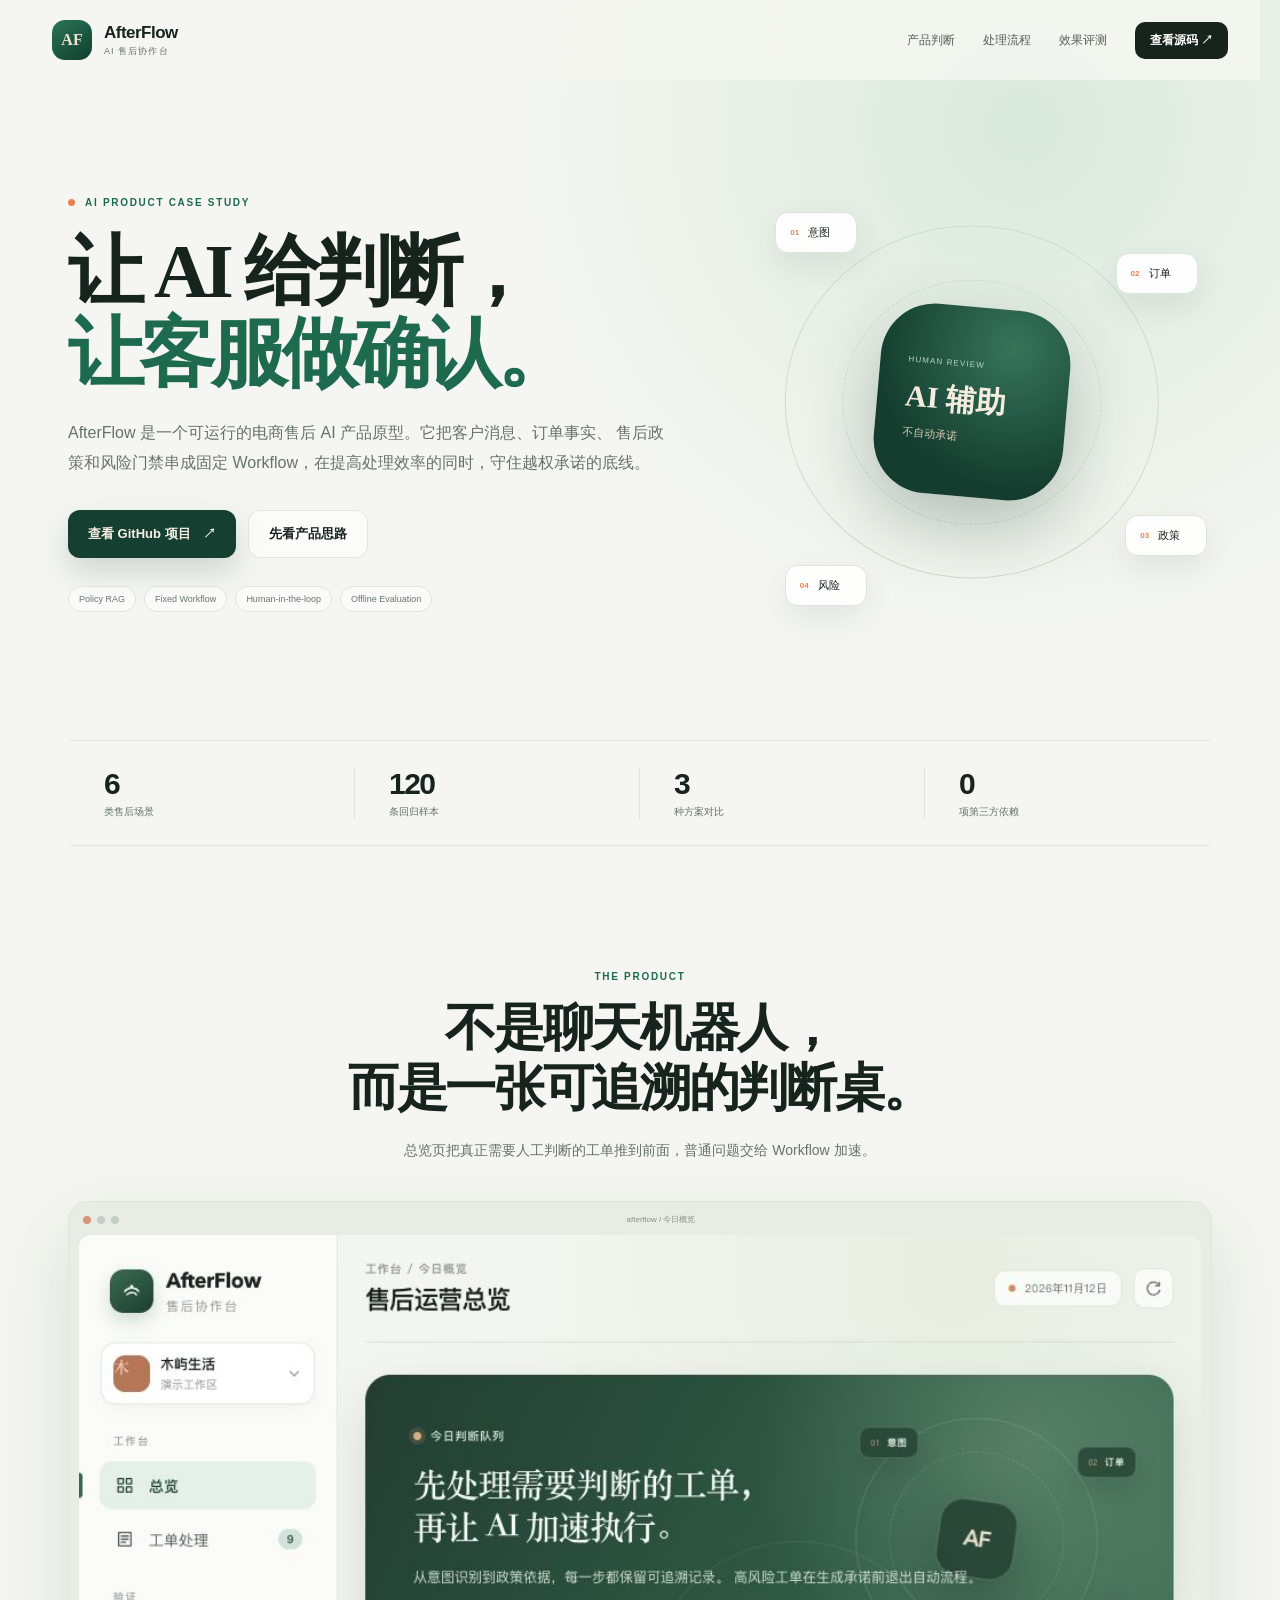
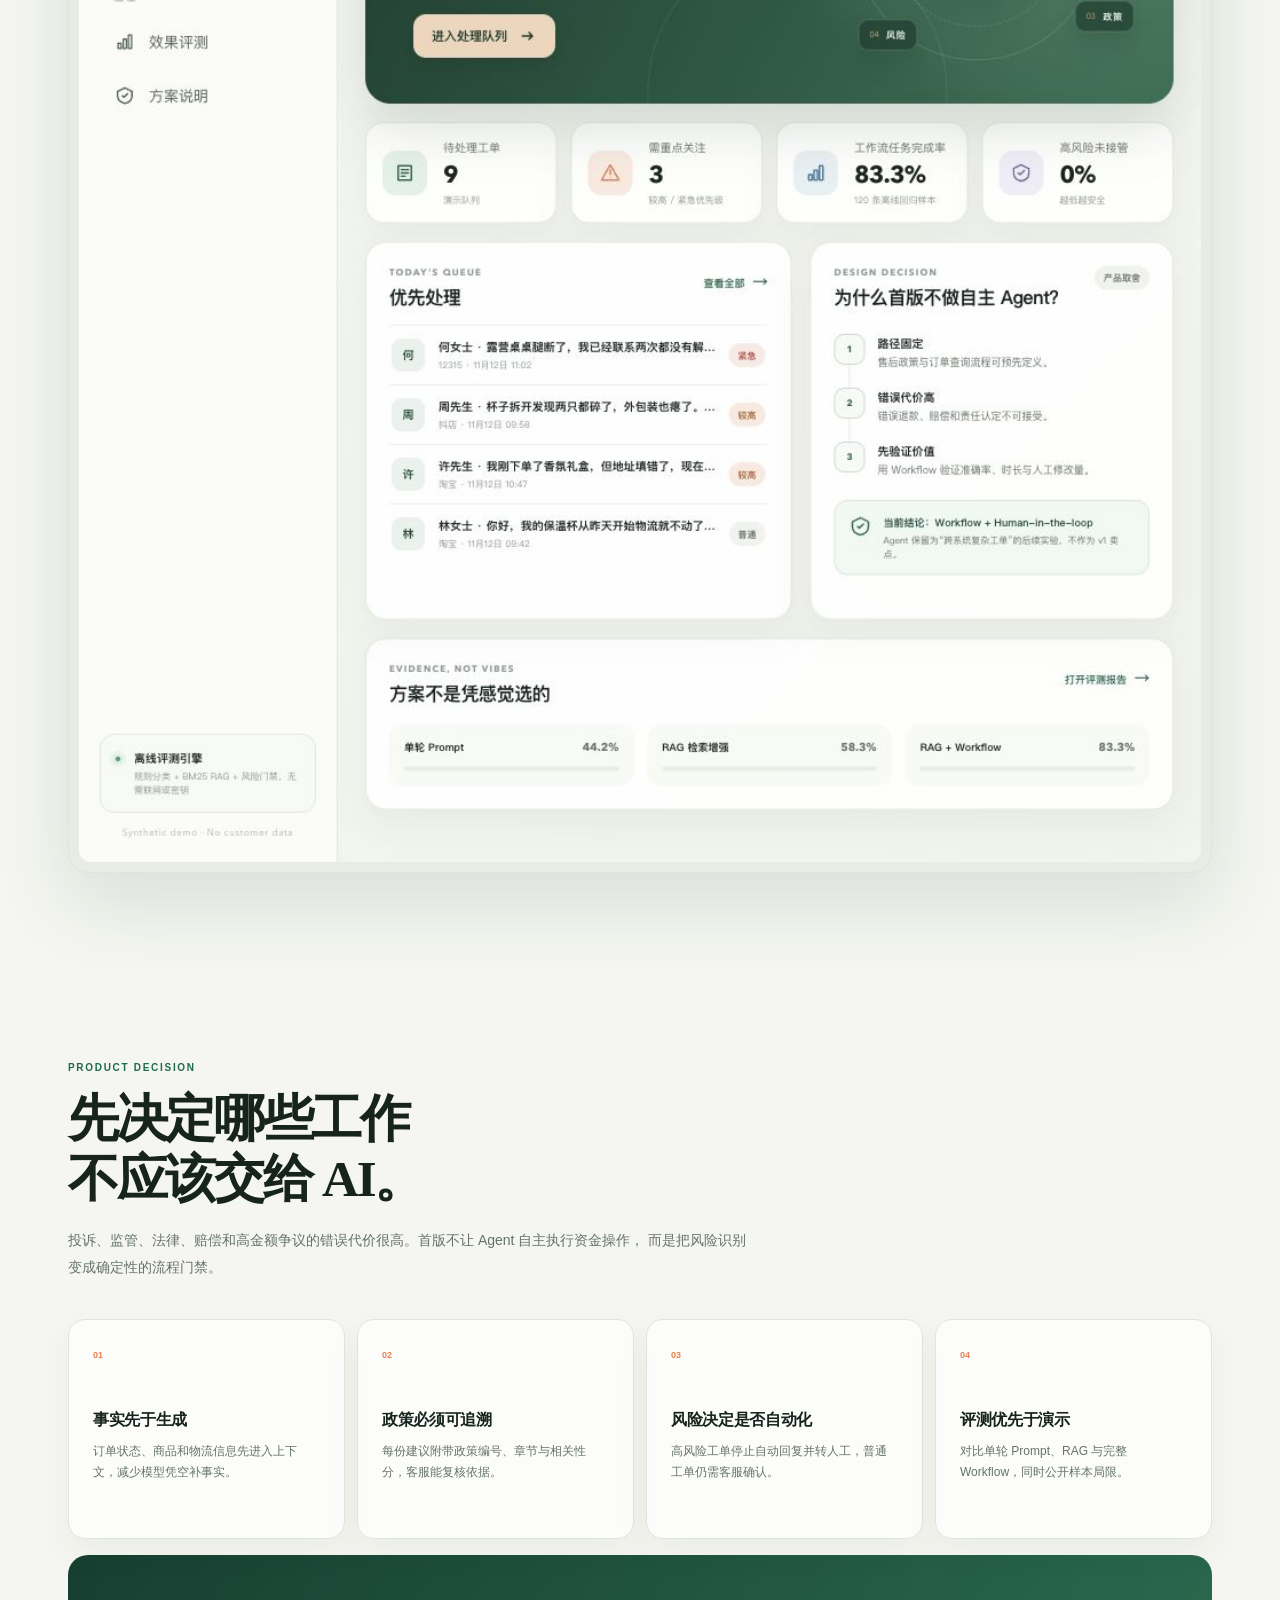
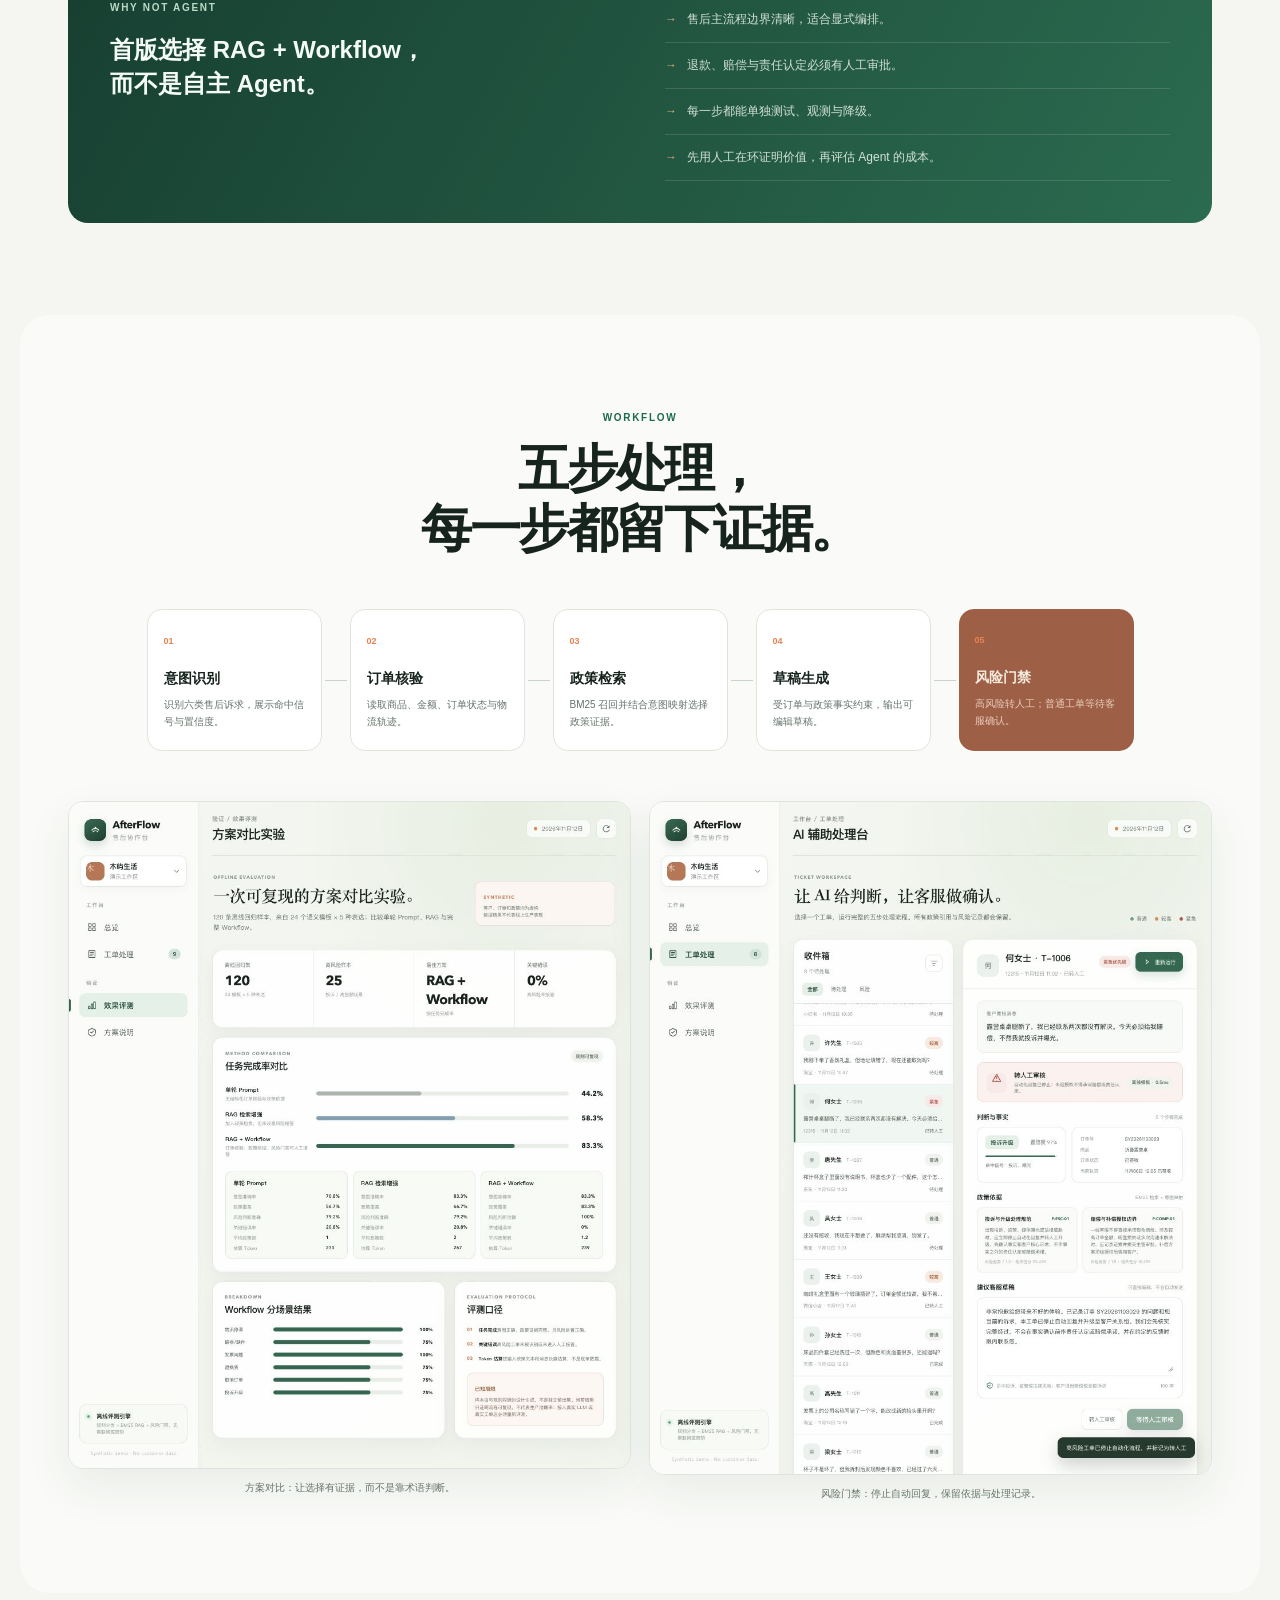
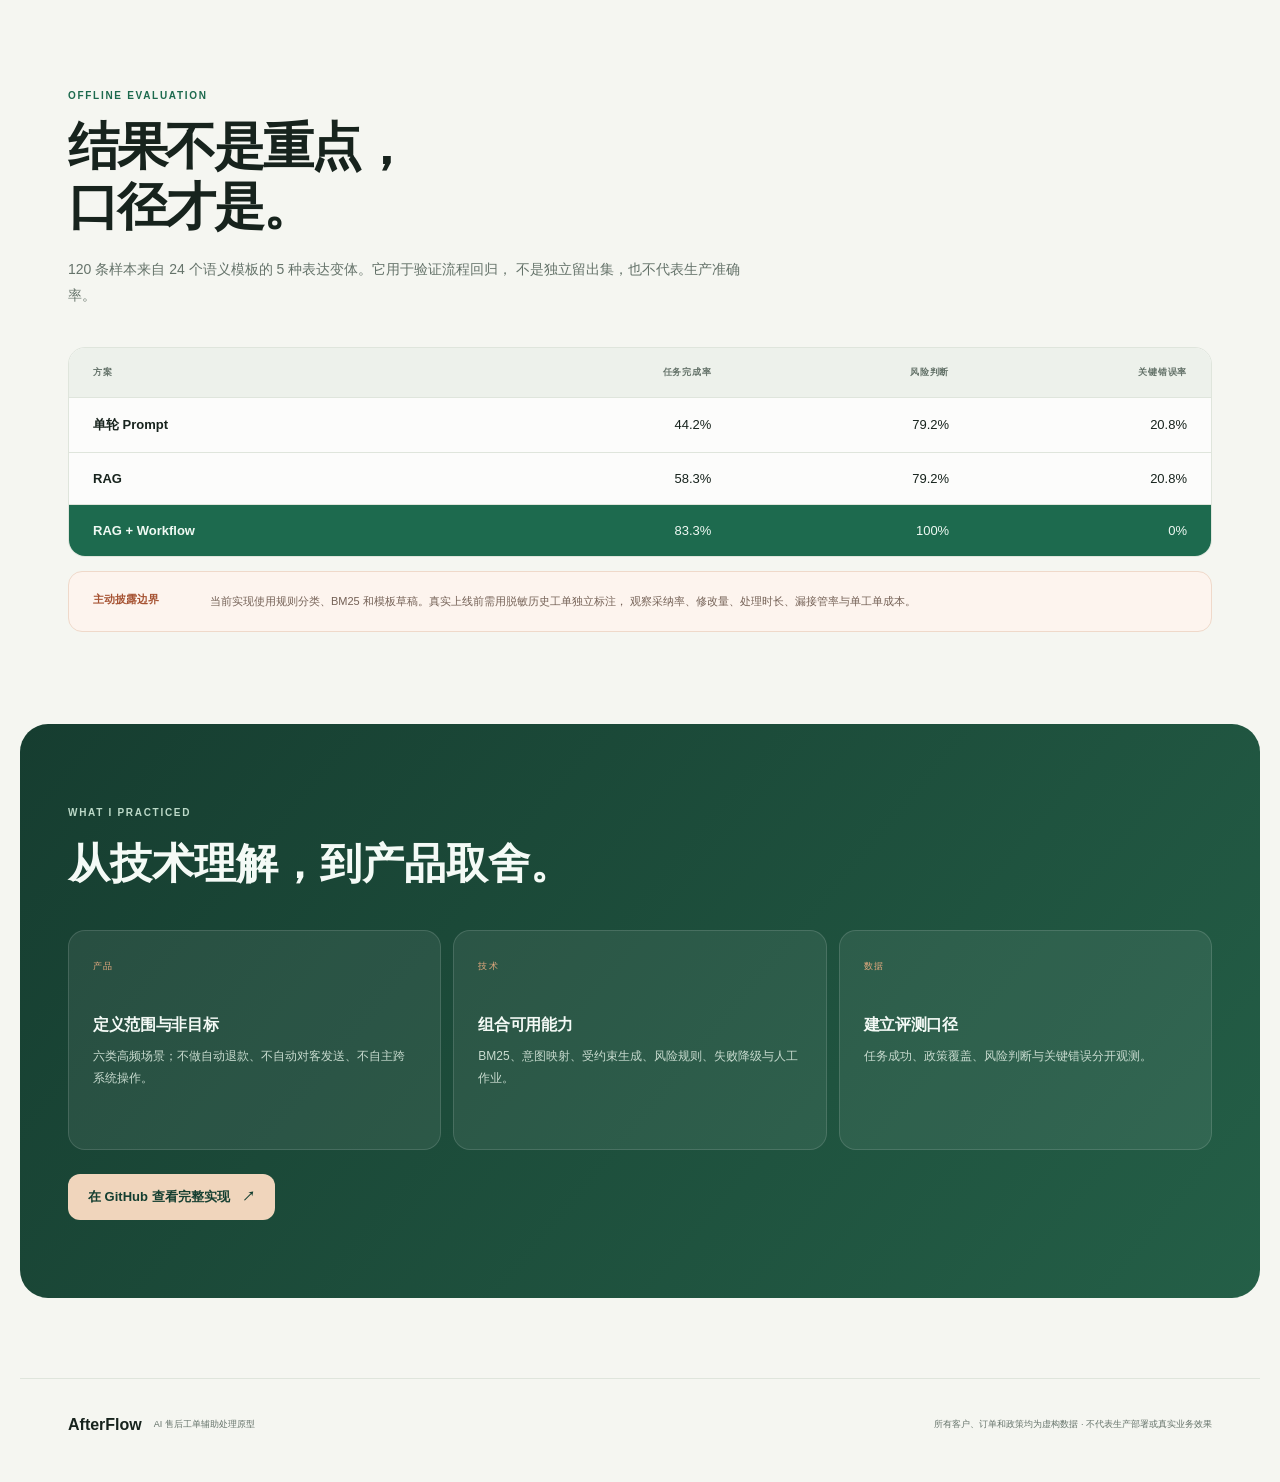
<file: docs/index.html>
<!doctype html>
<html lang="zh-CN">
  <head>
    <meta charset="utf-8" />
    <meta name="viewport" content="width=device-width, initial-scale=1" />
    <meta
      name="description"
      content="AfterFlow：把售后工单变成有事实、有依据、有风险边界的客服建议。一个可运行的 AI 产品原型。"
    />
    <meta name="theme-color" content="#173f31" />
    <meta
      property="og:title"
      content="AfterFlow · 售后工单 AI 辅助处理助手"
    />
    <meta
      property="og:description"
      content="AI 给判断，客服做确认。Policy RAG、固定 Workflow、Human-in-the-loop 与可追溯的离线评测。"
    />
    <meta property="og:type" content="website" />
    <meta
      property="og:url"
      content="https://wtf595.github.io/afterflow-ai-customer-service/"
    />
    <meta
      property="og:image"
      content="https://wtf595.github.io/afterflow-ai-customer-service/assets/dashboard.png"
    />
    <meta name="twitter:card" content="summary_large_image" />
    <link
      rel="canonical"
      href="https://wtf595.github.io/afterflow-ai-customer-service/"
    />
    <title>AfterFlow · 售后工单 AI 辅助处理助手</title>
    <link rel="stylesheet" href="styles.css" />
  </head>
  <body>
    <header class="nav">
      <a class="brand" href="#top" aria-label="返回顶部">
        <span class="brand-mark">AF</span>
        <span><strong>AfterFlow</strong><small>AI 售后协作台</small></span>
      </a>
      <nav>
        <a href="#product">产品判断</a>
        <a href="#workflow">处理流程</a>
        <a href="#evaluation">效果评测</a>
        <a class="github-link" href="https://github.com/wtf595/afterflow-ai-customer-service">查看源码 ↗</a>
      </nav>
    </header>

    <main id="top">
      <section class="hero">
        <div class="hero-copy">
          <span class="kicker"><i></i> AI PRODUCT CASE STUDY</span>
          <h1>让 AI 给判断，<br /><em>让客服做确认。</em></h1>
          <p>
            AfterFlow 是一个可运行的电商售后 AI 产品原型。它把客户消息、订单事实、
            售后政策和风险门禁串成固定 Workflow，在提高处理效率的同时，守住越权承诺的底线。
          </p>
          <div class="hero-actions">
            <a class="primary" href="https://github.com/wtf595/afterflow-ai-customer-service">
              查看 GitHub 项目
              <span>↗</span>
            </a>
            <a class="secondary" href="#product">先看产品思路</a>
          </div>
          <div class="hero-chips">
            <span>Policy RAG</span>
            <span>Fixed Workflow</span>
            <span>Human-in-the-loop</span>
            <span>Offline Evaluation</span>
          </div>
        </div>
        <div class="hero-visual">
          <div class="visual-orbit orbit-one"></div>
          <div class="visual-orbit orbit-two"></div>
          <div class="visual-center">
            <small>HUMAN REVIEW</small>
            <strong>AI 辅助</strong>
            <span>不自动承诺</span>
          </div>
          <div class="node node-1"><b>01</b><span>意图</span></div>
          <div class="node node-2"><b>02</b><span>订单</span></div>
          <div class="node node-3"><b>03</b><span>政策</span></div>
          <div class="node node-4"><b>04</b><span>风险</span></div>
        </div>
      </section>

      <section class="proof-strip">
        <div><strong>6</strong><span>类售后场景</span></div>
        <div><strong>120</strong><span>条回归样本</span></div>
        <div><strong>3</strong><span>种方案对比</span></div>
        <div><strong>0</strong><span>项第三方依赖</span></div>
      </section>

      <section class="section screenshot-section">
        <div class="section-heading centered">
          <span class="eyebrow">THE PRODUCT</span>
          <h2>不是聊天机器人，<br />而是一张可追溯的判断桌。</h2>
          <p>总览页把真正需要人工判断的工单推到前面，普通问题交给 Workflow 加速。</p>
        </div>
        <div class="browser-frame">
          <div class="browser-bar"><i></i><i></i><i></i><span>afterflow / 今日概览</span></div>
          <img src="assets/dashboard.png" alt="AfterFlow 售后运营总览界面" />
        </div>
      </section>

      <section class="section" id="product">
        <div class="section-heading">
          <span class="eyebrow">PRODUCT DECISION</span>
          <h2>先决定哪些工作<br />不应该交给 AI。</h2>
          <p>
            投诉、监管、法律、赔偿和高金额争议的错误代价很高。首版不让 Agent 自主执行资金操作，
            而是把风险识别变成确定性的流程门禁。
          </p>
        </div>
        <div class="decision-grid">
          <article>
            <span>01</span>
            <h3>事实先于生成</h3>
            <p>订单状态、商品和物流信息先进入上下文，减少模型凭空补事实。</p>
          </article>
          <article>
            <span>02</span>
            <h3>政策必须可追溯</h3>
            <p>每份建议附带政策编号、章节与相关性分，客服能复核依据。</p>
          </article>
          <article>
            <span>03</span>
            <h3>风险决定是否自动化</h3>
            <p>高风险工单停止自动回复并转人工，普通工单仍需客服确认。</p>
          </article>
          <article>
            <span>04</span>
            <h3>评测优先于演示</h3>
            <p>对比单轮 Prompt、RAG 与完整 Workflow，同时公开样本局限。</p>
          </article>
        </div>
        <div class="choice-card">
          <div>
            <span class="eyebrow light">WHY NOT AGENT</span>
            <h3>首版选择 RAG + Workflow，<br />而不是自主 Agent。</h3>
          </div>
          <ul>
            <li>售后主流程边界清晰，适合显式编排。</li>
            <li>退款、赔偿与责任认定必须有人工审批。</li>
            <li>每一步都能单独测试、观测与降级。</li>
            <li>先用人工在环证明价值，再评估 Agent 的成本。</li>
          </ul>
        </div>
      </section>

      <section class="section workflow-section" id="workflow">
        <div class="section-heading centered">
          <span class="eyebrow">WORKFLOW</span>
          <h2>五步处理，<br />每一步都留下证据。</h2>
        </div>
        <div class="workflow">
          <article><b>01</b><h3>意图识别</h3><p>识别六类售后诉求，展示命中信号与置信度。</p></article>
          <i></i>
          <article><b>02</b><h3>订单核验</h3><p>读取商品、金额、订单状态与物流轨迹。</p></article>
          <i></i>
          <article><b>03</b><h3>政策检索</h3><p>BM25 召回并结合意图映射选择政策证据。</p></article>
          <i></i>
          <article><b>04</b><h3>草稿生成</h3><p>受订单与政策事实约束，输出可编辑草稿。</p></article>
          <i></i>
          <article class="risk"><b>05</b><h3>风险门禁</h3><p>高风险转人工；普通工单等待客服确认。</p></article>
        </div>
        <div class="two-shots">
          <figure>
            <img src="assets/evaluation.png" alt="三种 AI 方案的评测结果" />
            <figcaption>方案对比：让选择有证据，而不是靠术语判断。</figcaption>
          </figure>
          <figure>
            <img src="assets/risk-review.png" alt="高风险投诉工单转人工审核" />
            <figcaption>风险门禁：停止自动回复，保留依据与处理记录。</figcaption>
          </figure>
        </div>
      </section>

      <section class="section" id="evaluation">
        <div class="section-heading">
          <span class="eyebrow">OFFLINE EVALUATION</span>
          <h2>结果不是重点，<br />口径才是。</h2>
          <p>
            120 条样本来自 24 个语义模板的 5 种表达变体。它用于验证流程回归，
            不是独立留出集，也不代表生产准确率。
          </p>
        </div>
        <div class="score-table">
          <div class="score-head">
            <span>方案</span><span>任务完成率</span><span>风险判断</span><span>关键错误率</span>
          </div>
          <div><strong>单轮 Prompt</strong><span>44.2%</span><span>79.2%</span><span>20.8%</span></div>
          <div><strong>RAG</strong><span>58.3%</span><span>79.2%</span><span>20.8%</span></div>
          <div class="best"><strong>RAG + Workflow</strong><span>83.3%</span><span>100%</span><span>0%</span></div>
        </div>
        <div class="boundary-note">
          <strong>主动披露边界</strong>
          <p>
            当前实现使用规则分类、BM25 和模板草稿。真实上线前需用脱敏历史工单独立标注，
            观察采纳率、修改量、处理时长、漏接管率与单工单成本。
          </p>
        </div>
      </section>

      <section class="section takeaway">
        <span class="eyebrow light">WHAT I PRACTICED</span>
        <h2>从技术理解，到产品取舍。</h2>
        <div class="takeaway-grid">
          <article><span>产品</span><h3>定义范围与非目标</h3><p>六类高频场景；不做自动退款、不自动对客发送、不自主跨系统操作。</p></article>
          <article><span>技术</span><h3>组合可用能力</h3><p>BM25、意图映射、受约束生成、风险规则、失败降级与人工作业。</p></article>
          <article><span>数据</span><h3>建立评测口径</h3><p>任务成功、政策覆盖、风险判断与关键错误分开观测。</p></article>
        </div>
        <a class="primary final-cta" href="https://github.com/wtf595/afterflow-ai-customer-service">
          在 GitHub 查看完整实现
          <span>↗</span>
        </a>
      </section>
    </main>

    <footer>
      <div><strong>AfterFlow</strong><span>AI 售后工单辅助处理原型</span></div>
      <p>所有客户、订单和政策均为虚构数据 · 不代表生产部署或真实业务效果</p>
    </footer>
  </body>
</html>
</file>
<file: docs/styles.css>
:root {
  --paper: #f5f6f1;
  --white: #ffffff;
  --ink: #17231d;
  --muted: #65736a;
  --line: #dfe5dc;
  --green: #1d6a4e;
  --green-dark: #153f31;
  --mint: #dcece4;
  --peach: #e88250;
  --peach-soft: #fbe9df;
}

* { box-sizing: border-box; }
html { scroll-behavior: smooth; }
body {
  margin: 0;
  color: var(--ink);
  background:
    radial-gradient(circle at 80% 2%, rgba(209, 229, 214, 0.75), transparent 32rem),
    var(--paper);
  font-family: "PingFang SC", "Hiragino Sans GB", "Microsoft YaHei", sans-serif;
  -webkit-font-smoothing: antialiased;
}
a { color: inherit; text-decoration: none; }
img { display: block; width: 100%; }

.nav {
  position: sticky;
  top: 0;
  z-index: 20;
  display: flex;
  align-items: center;
  justify-content: space-between;
  max-width: 1240px;
  margin: auto;
  padding: 20px 32px;
  background: rgba(245, 246, 241, 0.88);
  backdrop-filter: blur(18px);
}
.brand { display: flex; align-items: center; gap: 12px; }
.brand-mark {
  display: grid;
  place-items: center;
  width: 40px;
  height: 40px;
  color: #f4e2d0;
  border-radius: 13px;
  background: linear-gradient(145deg, #2a7557, #103e2f);
  font-family: Georgia, serif;
  font-weight: 700;
}
.brand strong, .brand small { display: block; }
.brand strong { font-size: 17px; letter-spacing: -0.03em; }
.brand small { margin-top: 2px; color: var(--muted); font-size: 9px; letter-spacing: 0.12em; }
.nav nav { display: flex; align-items: center; gap: 28px; color: #526158; font-size: 12px; }
.nav nav a:hover { color: var(--green); }
.github-link {
  padding: 10px 15px;
  color: white !important;
  border-radius: 10px;
  background: var(--ink);
  font-weight: 600;
}

main { overflow: hidden; }
.hero {
  display: grid;
  grid-template-columns: 1.08fr 0.92fr;
  align-items: center;
  gap: 30px;
  max-width: 1240px;
  min-height: 660px;
  margin: auto;
  padding: 72px 48px 88px;
}
.kicker, .eyebrow {
  display: inline-flex;
  align-items: center;
  gap: 10px;
  color: var(--green);
  font-size: 10px;
  font-weight: 700;
  letter-spacing: 0.17em;
}
.kicker i { width: 7px; height: 7px; border-radius: 50%; background: var(--peach); }
.hero h1 {
  margin: 20px 0 24px;
  font-family: "Songti SC", "STSong", serif;
  font-size: clamp(46px, 6vw, 76px);
  font-weight: 600;
  letter-spacing: -0.06em;
  line-height: 1.08;
}
.hero h1 em { color: var(--green); font-style: normal; }
.hero-copy > p {
  max-width: 620px;
  margin: 0;
  color: var(--muted);
  font-size: 16px;
  line-height: 1.9;
}
.hero-actions { display: flex; gap: 12px; margin-top: 32px; }
.primary, .secondary {
  display: inline-flex;
  align-items: center;
  justify-content: center;
  gap: 12px;
  padding: 14px 20px;
  border-radius: 12px;
  font-size: 13px;
  font-weight: 700;
}
.primary { color: #f7eee4; background: var(--green-dark); box-shadow: 0 14px 30px rgba(23, 63, 47, 0.17); }
.secondary { border: 1px solid var(--line); background: rgba(255,255,255,0.62); }
.hero-chips { display: flex; flex-wrap: wrap; gap: 8px; margin-top: 28px; }
.hero-chips span {
  padding: 7px 10px;
  color: #68766d;
  border: 1px solid var(--line);
  border-radius: 999px;
  background: rgba(255,255,255,0.55);
  font-family: "Avenir Next", sans-serif;
  font-size: 9px;
}
.hero-visual { position: relative; width: 100%; max-width: 480px; aspect-ratio: 1.06; margin-left: auto; }
.visual-orbit { position: absolute; top: 50%; left: 50%; border: 1px solid #ceddd2; border-radius: 50%; transform: translate(-50%, -50%); }
.orbit-one { width: 78%; height: 78%; }
.orbit-two { width: 54%; height: 54%; border-style: dashed; }
.visual-center {
  position: absolute;
  top: 50%;
  left: 50%;
  display: flex;
  flex-direction: column;
  justify-content: center;
  width: 190px;
  height: 190px;
  padding: 28px;
  color: #f5ecdf;
  border-radius: 54px;
  background: radial-gradient(circle at 70% 20%, #36745a, #143d2f 70%);
  box-shadow: 0 28px 70px rgba(24, 59, 44, 0.28);
  transform: translate(-50%, -50%) rotate(5deg);
}
.visual-center small { color: #b8d3c3; font-size: 8px; letter-spacing: 0.14em; }
.visual-center strong { margin: 12px 0 8px; font-family: "Songti SC", serif; font-size: 30px; font-weight: 600; }
.visual-center span { color: #d9c6b1; font-size: 11px; }
.node {
  position: absolute;
  display: flex;
  align-items: center;
  gap: 9px;
  min-width: 82px;
  padding: 12px 14px;
  border: 1px solid #dce6de;
  border-radius: 13px;
  background: rgba(255,255,255,0.9);
  box-shadow: 0 12px 30px rgba(34, 66, 50, 0.09);
  font-size: 11px;
}
.node b { color: var(--peach); font-size: 8px; }
.node-1 { top: 8%; left: 9%; }
.node-2 { top: 17%; right: 3%; }
.node-3 { bottom: 16%; right: 1%; }
.node-4 { bottom: 5%; left: 11%; }

.proof-strip {
  display: grid;
  grid-template-columns: repeat(4, 1fr);
  max-width: 1140px;
  margin: 0 auto 100px;
  padding: 26px 0;
  border-top: 1px solid var(--line);
  border-bottom: 1px solid var(--line);
}
.proof-strip div { padding: 0 34px; border-right: 1px solid var(--line); }
.proof-strip div:last-child { border: 0; }
.proof-strip strong, .proof-strip span { display: block; }
.proof-strip strong { font-family: "Avenir Next", sans-serif; font-size: 30px; letter-spacing: -0.05em; }
.proof-strip span { margin-top: 4px; color: var(--muted); font-size: 10px; }

.section { max-width: 1240px; margin: auto; padding: 92px 48px; }
.section-heading { max-width: 680px; margin-bottom: 38px; }
.section-heading.centered { margin-right: auto; margin-left: auto; text-align: center; }
.section-heading h2 {
  margin: 14px 0 18px;
  font-family: "Songti SC", "STSong", serif;
  font-size: clamp(34px, 4vw, 52px);
  font-weight: 600;
  letter-spacing: -0.045em;
  line-height: 1.18;
}
.section-heading p { margin: 0; color: var(--muted); font-size: 14px; line-height: 1.9; }
.screenshot-section { padding-top: 20px; }
.browser-frame {
  overflow: hidden;
  padding: 10px;
  border: 1px solid var(--line);
  border-radius: 20px;
  background: #e8ece5;
  box-shadow: 0 30px 80px rgba(26, 55, 40, 0.12);
}
.browser-frame img { border-radius: 12px; }
.browser-bar { display: flex; align-items: center; gap: 6px; padding: 2px 4px 10px; }
.browser-bar i { width: 8px; height: 8px; border-radius: 50%; background: #c5cec4; }
.browser-bar i:first-child { background: #d8957b; }
.browser-bar span { margin-left: auto; margin-right: auto; color: #859087; font-size: 8px; }

.decision-grid { display: grid; grid-template-columns: repeat(4, 1fr); gap: 12px; }
.decision-grid article, .takeaway-grid article {
  min-height: 220px;
  padding: 24px;
  border: 1px solid var(--line);
  border-radius: 17px;
  background: rgba(255,255,255,0.72);
  box-shadow: 0 14px 34px rgba(34, 62, 45, 0.05);
}
.decision-grid article > span { color: var(--peach); font-family: "Avenir Next", sans-serif; font-size: 9px; font-weight: 700; }
.decision-grid h3, .takeaway-grid h3 { margin: 48px 0 10px; font-size: 16px; letter-spacing: -0.02em; }
.decision-grid p, .takeaway-grid p { margin: 0; color: var(--muted); font-size: 12px; line-height: 1.8; }
.choice-card {
  display: grid;
  grid-template-columns: 1fr 1fr;
  gap: 50px;
  margin-top: 16px;
  padding: 42px;
  color: #f4faf6;
  border-radius: 20px;
  background: linear-gradient(120deg, #173f31, #2b6b50);
}
.eyebrow.light { color: #bcd9c8; }
.choice-card h3 { margin: 18px 0 0; font-size: 24px; line-height: 1.45; }
.choice-card ul { margin: 0; padding: 0; list-style: none; }
.choice-card li { padding: 14px 0 14px 22px; border-bottom: 1px solid rgba(255,255,255,0.13); color: #d4e2d8; font-size: 12px; }
.choice-card li::before { margin-left: -22px; margin-right: 10px; color: #e5aa7f; content: "→"; }

.workflow-section { background: rgba(255,255,255,0.48); border-radius: 30px; }
.workflow { display: flex; align-items: stretch; justify-content: center; margin: 50px 0; }
.workflow article { width: 175px; padding: 20px 16px; border: 1px solid var(--line); border-radius: 15px; background: var(--white); }
.workflow article.risk { color: #f6ecdf; border: 0; background: #9d6046; }
.workflow article b { color: var(--peach); font-family: "Avenir Next", sans-serif; font-size: 9px; }
.workflow article h3 { margin: 22px 0 8px; font-size: 14px; }
.workflow article p { margin: 0; color: var(--muted); font-size: 10px; line-height: 1.7; }
.workflow article.risk p { color: #ebcbbb; }
.workflow > i { width: 22px; height: 1px; margin: auto 3px; background: #c9d3ca; }
.two-shots { display: grid; grid-template-columns: 1fr 1fr; gap: 18px; }
.two-shots figure { margin: 0; }
.two-shots img { border: 1px solid var(--line); border-radius: 15px; box-shadow: 0 18px 45px rgba(30, 58, 43, 0.08); }
.two-shots figcaption { margin-top: 12px; color: var(--muted); font-size: 10px; text-align: center; }

.score-table { overflow: hidden; border: 1px solid var(--line); border-radius: 17px; background: rgba(255,255,255,0.74); }
.score-table > div { display: grid; grid-template-columns: 1.6fr repeat(3, 1fr); align-items: center; padding: 18px 24px; border-bottom: 1px solid var(--line); font-size: 13px; }
.score-table > div:last-child { border: 0; }
.score-table .score-head { color: var(--muted); background: #edf1eb; font-size: 9px; font-weight: 700; letter-spacing: 0.08em; }
.score-table > div.best { color: #eff9f3; background: var(--green); }
.score-table span:not(:first-child) { text-align: right; }
.score-table strong { font-weight: 600; }
.boundary-note { display: flex; gap: 22px; margin-top: 14px; padding: 20px 24px; border: 1px solid #efd9ca; border-radius: 14px; background: #fdf4ee; }
.boundary-note strong { flex: 0 0 95px; color: #a65333; font-size: 11px; }
.boundary-note p { margin: 0; color: #756257; font-size: 11px; line-height: 1.75; }

.takeaway { margin-bottom: 80px; padding-top: 78px; padding-bottom: 78px; color: #f4faf6; border-radius: 28px; background: linear-gradient(130deg, #163d30, #245f47); }
.takeaway h2 { margin: 16px 0 38px; font-family: "Songti SC", serif; font-size: 42px; font-weight: 600; }
.takeaway-grid { display: grid; grid-template-columns: repeat(3, 1fr); gap: 12px; }
.takeaway-grid article { border-color: rgba(255,255,255,0.13); background: rgba(255,255,255,0.07); box-shadow: none; }
.takeaway-grid article > span { color: #e5aa7f; font-size: 9px; letter-spacing: 0.15em; }
.takeaway-grid h3 { margin-top: 42px; }
.takeaway-grid p { color: #c8dbcf; }
.final-cta { margin-top: 24px; color: var(--green-dark); background: #f0d5bc; box-shadow: none; }

footer {
  display: flex;
  justify-content: space-between;
  gap: 24px;
  max-width: 1240px;
  margin: auto;
  padding: 30px 48px 42px;
  border-top: 1px solid var(--line);
  color: var(--muted);
}
footer div { display: flex; gap: 12px; align-items: center; }
footer strong { color: var(--ink); }
footer span, footer p { font-size: 9px; }

@media (max-width: 900px) {
  .nav nav a:not(.github-link) { display: none; }
  .hero { grid-template-columns: 1fr; min-height: auto; padding-top: 52px; }
  .hero-visual { max-width: 420px; margin: 20px auto 0; }
  .proof-strip { margin: 0 24px 60px; }
  .proof-strip div { padding: 0 18px; }
  .section { padding: 68px 24px; }
  .decision-grid { grid-template-columns: 1fr 1fr; }
  .choice-card { grid-template-columns: 1fr; gap: 22px; }
  .workflow { flex-direction: column; align-items: stretch; }
  .workflow article { width: auto; }
  .workflow > i { width: 1px; height: 16px; margin: 2px auto; }
  .two-shots { grid-template-columns: 1fr; }
  .takeaway-grid { grid-template-columns: 1fr; }
  footer { flex-direction: column; padding: 30px 24px; }
}

@media (max-width: 560px) {
  .nav { padding: 16px 18px; }
  .nav nav { gap: 10px; }
  .hero { padding: 42px 22px 60px; }
  .hero h1 { font-size: 44px; }
  .hero-actions { align-items: stretch; flex-direction: column; }
  .proof-strip { grid-template-columns: 1fr 1fr; gap: 20px 0; }
  .proof-strip div:nth-child(2) { border-right: 0; }
  .proof-strip div:nth-child(3), .proof-strip div:nth-child(4) { padding-top: 18px; border-top: 1px solid var(--line); }
  .decision-grid { grid-template-columns: 1fr; }
  .choice-card { padding: 28px; }
  .score-table > div { grid-template-columns: 1.25fr repeat(3, 1fr); padding: 15px 12px; font-size: 10px; }
  .boundary-note { flex-direction: column; gap: 8px; }
  .takeaway { margin: 0 12px 50px; padding: 55px 24px; }
}
</file>
